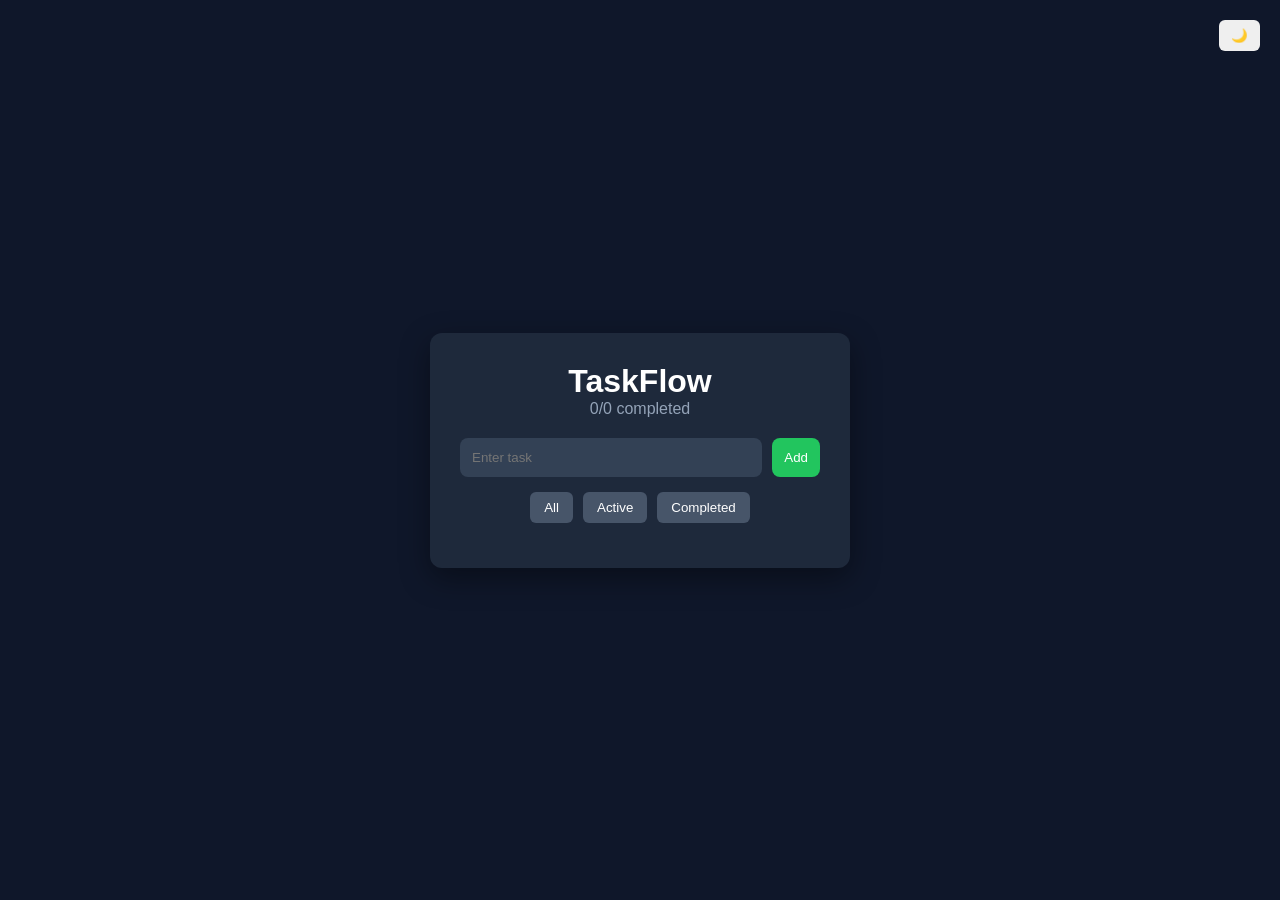
<file: TaskFlow/index.html>
<!DOCTYPE html>
<html>
<head>
    <title>TaskFlow - Smart Task Manager</title>
    <link rel="stylesheet" href="style.css">
</head>

<body>

<button id="themeToggle">🌙</button>

<div class="container">

    <h1>TaskFlow</h1>
    <p id="counter">0/0 completed</p>

    <div class="input-area">
        <input type="text" id="taskInput" placeholder="Enter task">
        <button id="addBtn">Add</button>
    </div>

    <div class="filters">
        <button onclick="filterTasks('all')">All</button>
        <button onclick="filterTasks('active')">Active</button>
        <button onclick="filterTasks('completed')">Completed</button>
    </div>

    <ul id="taskList"></ul>

</div>

<script src="script.js"></script>

</body>
</html>
</file>
<file: TaskFlow/style.css>
*{
    margin:0;
    padding:0;
    box-sizing:border-box;
    font-family:"Segoe UI",sans-serif;
}

body{
    background:#0f172a;
    height:100vh;
    display:flex;
    justify-content:center;
    align-items:center;
    color:white;
}

/* LIGHT MODE */
body.light{
    background:#f1f5f9;
    color:black;
}

body.light .container{
    background:white;
}

/* THEME BUTTON */
#themeToggle{
    position:absolute;
    top:20px;
    right:20px;
    padding:8px 12px;
    border:none;
    border-radius:6px;
    cursor:pointer;
}

/* CONTAINER */
.container{
    background:#1e293b;
    padding:30px;
    width:420px;
    border-radius:12px;
    box-shadow:0 10px 30px rgba(0,0,0,.4);
}

h1{
    text-align:center;
}

#counter{
    text-align:center;
    margin-bottom:20px;
    color:#94a3b8;
}

/* INPUT */
.input-area{
    display:flex;
    gap:10px;
    margin-bottom:15px;
}

input{
    flex:1;
    padding:12px;
    border:none;
    border-radius:8px;
    background:#334155;
    color:white;
}

#addBtn{
    background:#22c55e;
    border:none;
    padding:12px;
    border-radius:8px;
    color:white;
    cursor:pointer;
}

/* FILTERS */
.filters{
    display:flex;
    justify-content:center;
    gap:10px;
    margin-bottom:15px;
}

.filters button{
    background:#475569;
    border:none;
    padding:8px 14px;
    color:white;
    border-radius:6px;
    cursor:pointer;
}

/* TASK LIST */
ul{
    list-style:none;
}

li{
    background:#334155;
    padding:12px;
    margin-bottom:10px;
    border-radius:8px;
    display:flex;
    justify-content:space-between;
    align-items:center;
    animation:fadeIn .3s ease;
}

.completed span{
    text-decoration:line-through;
    opacity:.6;
}

li button{
    background:#ef4444;
    border:none;
    color:white;
    padding:6px 10px;
    border-radius:6px;
    cursor:pointer;
}

@keyframes fadeIn{
    from{
        opacity:0;
        transform:translateY(10px);
    }
    to{
        opacity:1;
        transform:translateY(0);
    }
}
</file>
